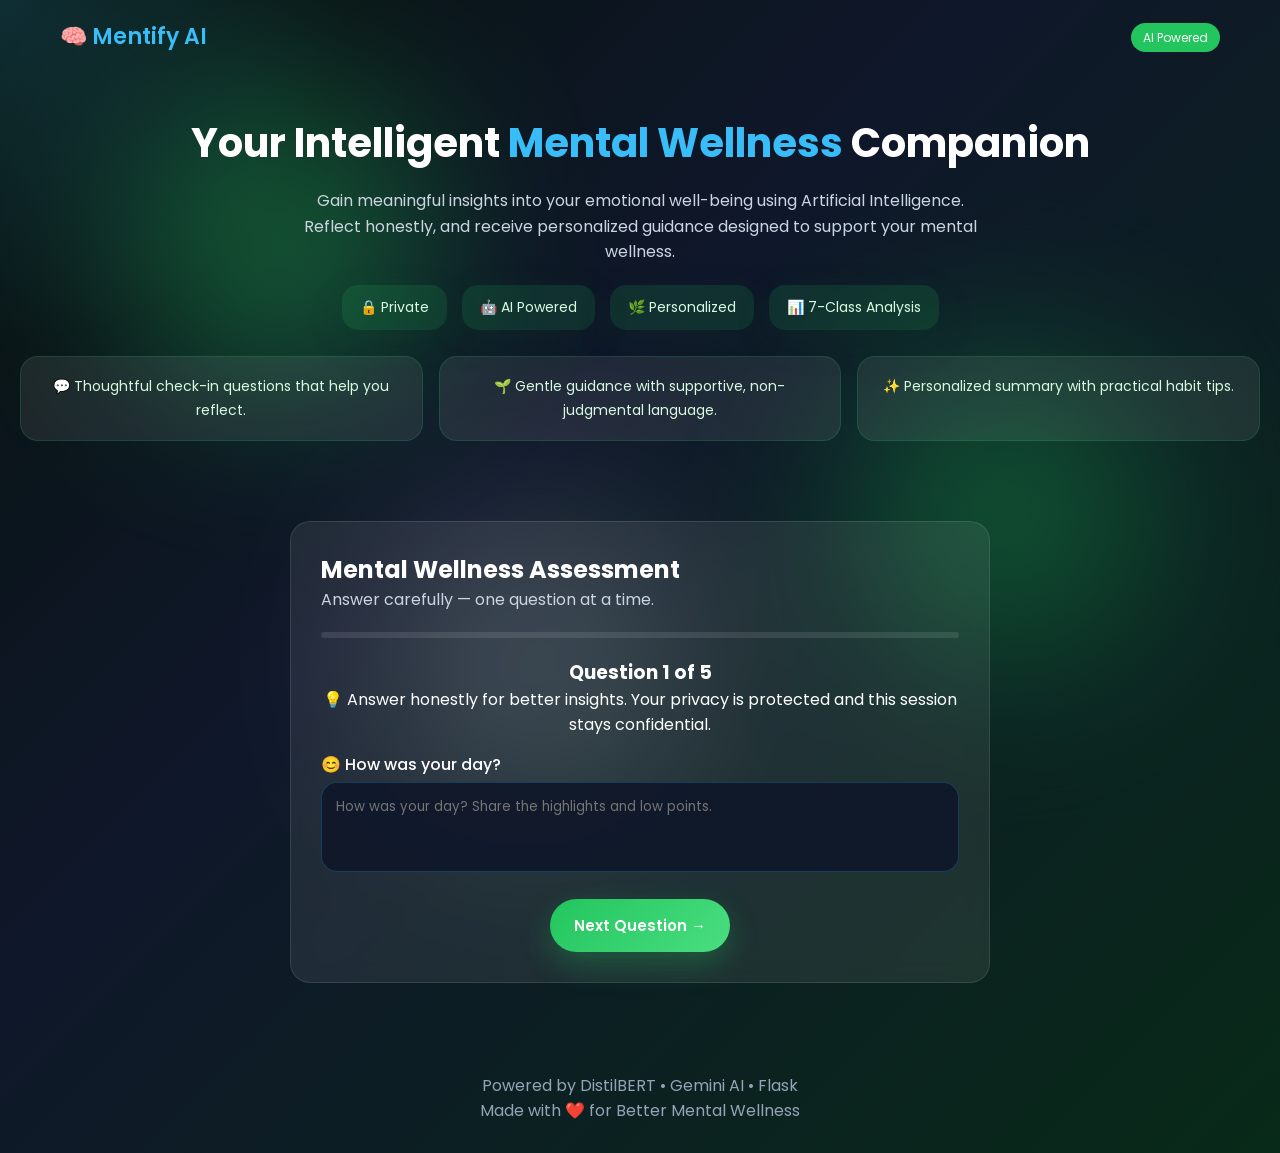
<file: frontend/mentify-ai.html>
<!DOCTYPE html>
<html lang="en">

<head>

    <meta charset="UTF-8">
    <meta name="viewport" content="width=device-width, initial-scale=1.0">

    <title>Mentify AI</title>

    <link rel="stylesheet" href="style-ai.css">

    <link rel="preconnect" href="https://fonts.googleapis.com">
    <link rel="preconnect" href="https://fonts.gstatic.com" crossorigin>

    <link href="https://fonts.googleapis.com/css2?family=Poppins:wght@300;400;500;600;700;800&display=swap"
        rel="stylesheet">

</head>

<body>

    <!-- Animated Background -->
    <div class="blob blob1"></div>
    <div class="blob blob2"></div>
    <div class="blob blob3"></div>

    <!-- Navigation -->
    <nav>
        <div class="logo">
            🧠 <span>Mentify AI</span>
        </div>

        <div class="nav-right">
            <span class="badge">AI Powered</span>
        </div>
    </nav>

    <!-- Hero Section -->
    <section class="hero">

        <h1>
            Your Intelligent <span>Mental Wellness</span> Companion
        </h1>

        <p>
            Gain meaningful insights into your emotional well-being using Artificial Intelligence.
            Reflect honestly, and receive personalized guidance designed to support your mental wellness.
        </p>

        <div class="features">
            <div class="feature-card">🔒 Private</div>
            <div class="feature-card">🤖 AI Powered</div>
            <div class="feature-card">🌿 Personalized</div>
            <div class="feature-card">📊 7-Class Analysis</div>
        </div>

        <div class="hero-cards">
            <div class="hero-card">💬 Thoughtful check-in questions that help you reflect.</div>
            <div class="hero-card">🌱 Gentle guidance with supportive, non-judgmental language.</div>
            <div class="hero-card">✨ Personalized summary with practical habit tips.</div>
        </div>
    </section>

    <!-- Assessment Section -->
    <section class="container">

        <div class="glass-card">

            <h2>Mental Wellness Assessment</h2>

            <p class="subtitle">
                Answer carefully — one question at a time.
            </p>

            <!-- Progress -->
            <div class="progress">
                <div class="progress-bar"></div>
            </div>

            <!-- Question Indicator -->
            <div style="text-align:center; margin:15px 0;">
                <h3 id="questionTitle">Question 1 of 5</h3>
                <p class="question-meta">💡 Answer honestly for better insights. Your privacy is protected and this session stays confidential.</p>
            </div>

            <!-- QUESTIONS (NOW WITH IDs FOR JS CONTROL) -->

            <div class="question" id="question1">
                <label>😊 How was your day?</label>
                <textarea id="q1" placeholder="How was your day? Share the highlights and low points."></textarea>
            </div>

            <div class="question" id="question2">
                <label>😴 How is your sleep cycle?</label>
                <textarea id="q2" placeholder="How has your sleep been lately? Any changes in bedtime or waking up? "></textarea>
            </div>

            <div class="question" id="question3">
                <label>😟 Do you feel stress sometimes?</label>
                <textarea id="q3" placeholder="Do you feel stressed sometimes? Describe what causes it and how it feels."></textarea>
            </div>

            <div class="question" id="question4">
                <label>😢 Do you feel crying sometimes for no reason?</label>
                <textarea id="q4" placeholder="Do you feel like crying for no reason sometimes? Tell us how often and how it affects you."></textarea>
            </div>

            <div class="question" id="question5">
                <label>💬 Do you want to tell something more?</label>
                <textarea id="q5" placeholder="Is there anything else you'd like Mentify AI to know before finishing? "></textarea>
            </div>

            <!-- NEXT BUTTON -->
            <div style="text-align:center; margin-top:20px;">
                <button class="analyze-btn" onclick="submitAnswer()">
                    Next Question →
                </button>
            </div>

        </div>

        <!-- RESULT -->
        <div id="output"></div>

    </section>

    <footer>
        <p>Powered by DistilBERT • Gemini AI • Flask</p>
        <p>Made with ❤️ for Better Mental Wellness</p>
    </footer>

    <script src="script-ai.js"></script>

</body>

</html>
</file>
<file: frontend/style-ai.css>
* {
    margin: 0;
    padding: 0;
    box-sizing: border-box;
    font-family: 'Poppins', sans-serif;
}

body {
    background: radial-gradient(circle at top left, rgba(56, 189, 248, 0.16), transparent 20%),
                linear-gradient(135deg, #07130d 0%, #0f172a 40%, #082a18 100%);
    color: #ffffff;
    overflow-x: hidden;
}

/* ---------------- NAV ---------------- */

nav {
    display: flex;
    justify-content: space-between;
    padding: 20px 60px;
    align-items: center;
}

.logo {
    font-size: 22px;
    font-weight: 600;
}

.logo span {
    color: #38bdf8;
}

.badge {
    background: #22c55e;
    padding: 6px 12px;
    border-radius: 20px;
    font-size: 12px;
}

/* ---------------- HERO ---------------- */

.hero {
    text-align: center;
    padding: 40px 20px;
}

.hero h1 {
    font-size: 40px;
    margin-bottom: 15px;
}

.hero h1 span {
    color: #38bdf8;
}

.hero p {
    max-width: 700px;
    margin: auto;
    color: #cbd5e1;
    line-height: 1.6;
}

.features {
    display: flex;
    justify-content: center;
    gap: 15px;
    margin-top: 20px;
    flex-wrap: wrap;
}

.feature-card {
    background: rgba(34, 197, 94, 0.14);
    color: #d7f9e0;
    padding: 12px 18px;
    border-radius: 16px;
    font-size: 14px;
    box-shadow: 0 12px 35px rgba(12, 74, 39, 0.18);
}

.hero-cards {
    display: grid;
    grid-template-columns: repeat(auto-fit, minmax(210px, 1fr));
    gap: 16px;
    margin-top: 26px;
}

.hero-card {
    background: rgba(255, 255, 255, 0.08);
    border: 1px solid rgba(34, 197, 94, 0.18);
    border-radius: 18px;
    padding: 18px 20px;
    color: #d7f9e0;
    font-size: 14px;
    line-height: 1.7;
}

/* ---------------- BACKGROUND BLOBS ---------------- */

.blob {
    position: absolute;
    width: 300px;
    height: 300px;
    border-radius: 50%;
    filter: blur(90px);
    opacity: 0.4;
    z-index: -1;
}

.blob1 {
    background: #22c55e;
    top: 10%;
    left: 10%;
}

.blob2 {
    background: #16a34a;
    top: 40%;
    right: 10%;
}

.blob3 {
    background: rgba(236, 253, 245, 0.4);
    bottom: 10%;
    left: 30%;
}

/* ---------------- CONTAINER ---------------- */

.container {
    display: flex;
    flex-direction: column;
    align-items: center;
    padding: 40px 20px;
}

.glass-card {
    width: 90%;
    max-width: 700px;
    background: rgba(255, 255, 255, 0.08);
    backdrop-filter: blur(10px);
    padding: 30px;
    border-radius: 20px;
    border: 1px solid rgba(255, 255, 255, 0.1);
}

.subtitle {
    color: #cbd5e1;
    margin-bottom: 20px;
}

/* ---------------- QUESTIONS ---------------- */

.question {
    margin-bottom: 15px;
}

.question label {
    display: block;
    margin-bottom: 5px;
    font-weight: 500;
}

textarea {
    width: 100%;
    min-height: 90px;
    padding: 14px;
    border-radius: 16px;
    border: 1px solid rgba(56, 189, 248, 0.22);
    background: rgba(15, 23, 42, 0.9);
    color: #e2e8f0;
    resize: none;
    outline: none;
}

/* ---------------- BUTTON ---------------- */

.analyze-btn {
    background: linear-gradient(135deg, #22c55e, #4ade80);
    border: none;
    padding: 15px 24px;
    border-radius: 999px;
    color: white;
    cursor: pointer;
    font-size: 15px;
    font-weight: 600;
    transition: transform 0.25s ease, box-shadow 0.25s ease;
    box-shadow: 0 12px 30px rgba(34, 197, 94, 0.28);
}

.analyze-btn:hover {
    transform: translateY(-2px);
    box-shadow: 0 18px 40px rgba(34, 197, 94, 0.32);
}

/* ---------------- PROGRESS ---------------- */

.progress {
    width: 100%;
    height: 6px;
    background: rgba(255, 255, 255, 0.1);
    border-radius: 10px;
    margin-bottom: 20px;
}

.progress-bar {
    height: 100%;
    width: 0%;
    background: #38bdf8;
    border-radius: 10px;
    transition: 0.3s;
}

/* ---------------- RESULT ---------------- */

#output {
    margin-top: 20px;
    width: 90%;
    max-width: 700px;
}

pre {
    white-space: pre-wrap;
    color: #e2e8f0;
}

.result-card {
    border: 1px solid rgba(255, 255, 255, 0.12);
    box-shadow: 0 20px 40px rgba(15, 23, 42, 0.35);
}

.result-green {
    background: rgba(16, 185, 129, 0.12);
    border-color: rgba(34, 197, 94, 0.45);
}

.result-yellow {
    background: rgba(245, 158, 11, 0.12);
    border-color: rgba(234, 179, 8, 0.45);
}

.result-red {
    background: rgba(239, 68, 68, 0.12);
    border-color: rgba(248, 113, 113, 0.45);
}

.result-tag {
    background: rgba(255, 255, 255, 0.08);
    color: #e2e8f0;
    padding: 12px 16px;
    border-radius: 999px;
    display: inline-block;
    margin-bottom: 20px;
}

.result-block {
    margin-bottom: 20px;
}

.result-block {
    margin-bottom: 20px;
}

.result-block h3 {
    margin-bottom: 10px;
    color: #e2e8f0;
}

.result-block p,
.result-block li {
    color: #cbd5e1;
    line-height: 1.7;
}

.result-block ul {
    padding-left: 20px;
}

.disclaimer {
    margin-top: 20px;
    color: #94a3b8;
    font-size: 14px;
}

/* ---------------- FOOTER ---------------- */

footer {
    text-align: center;
    padding: 30px;
    color: #94a3b8;
}

.question {
    display: none;
}
</file>
